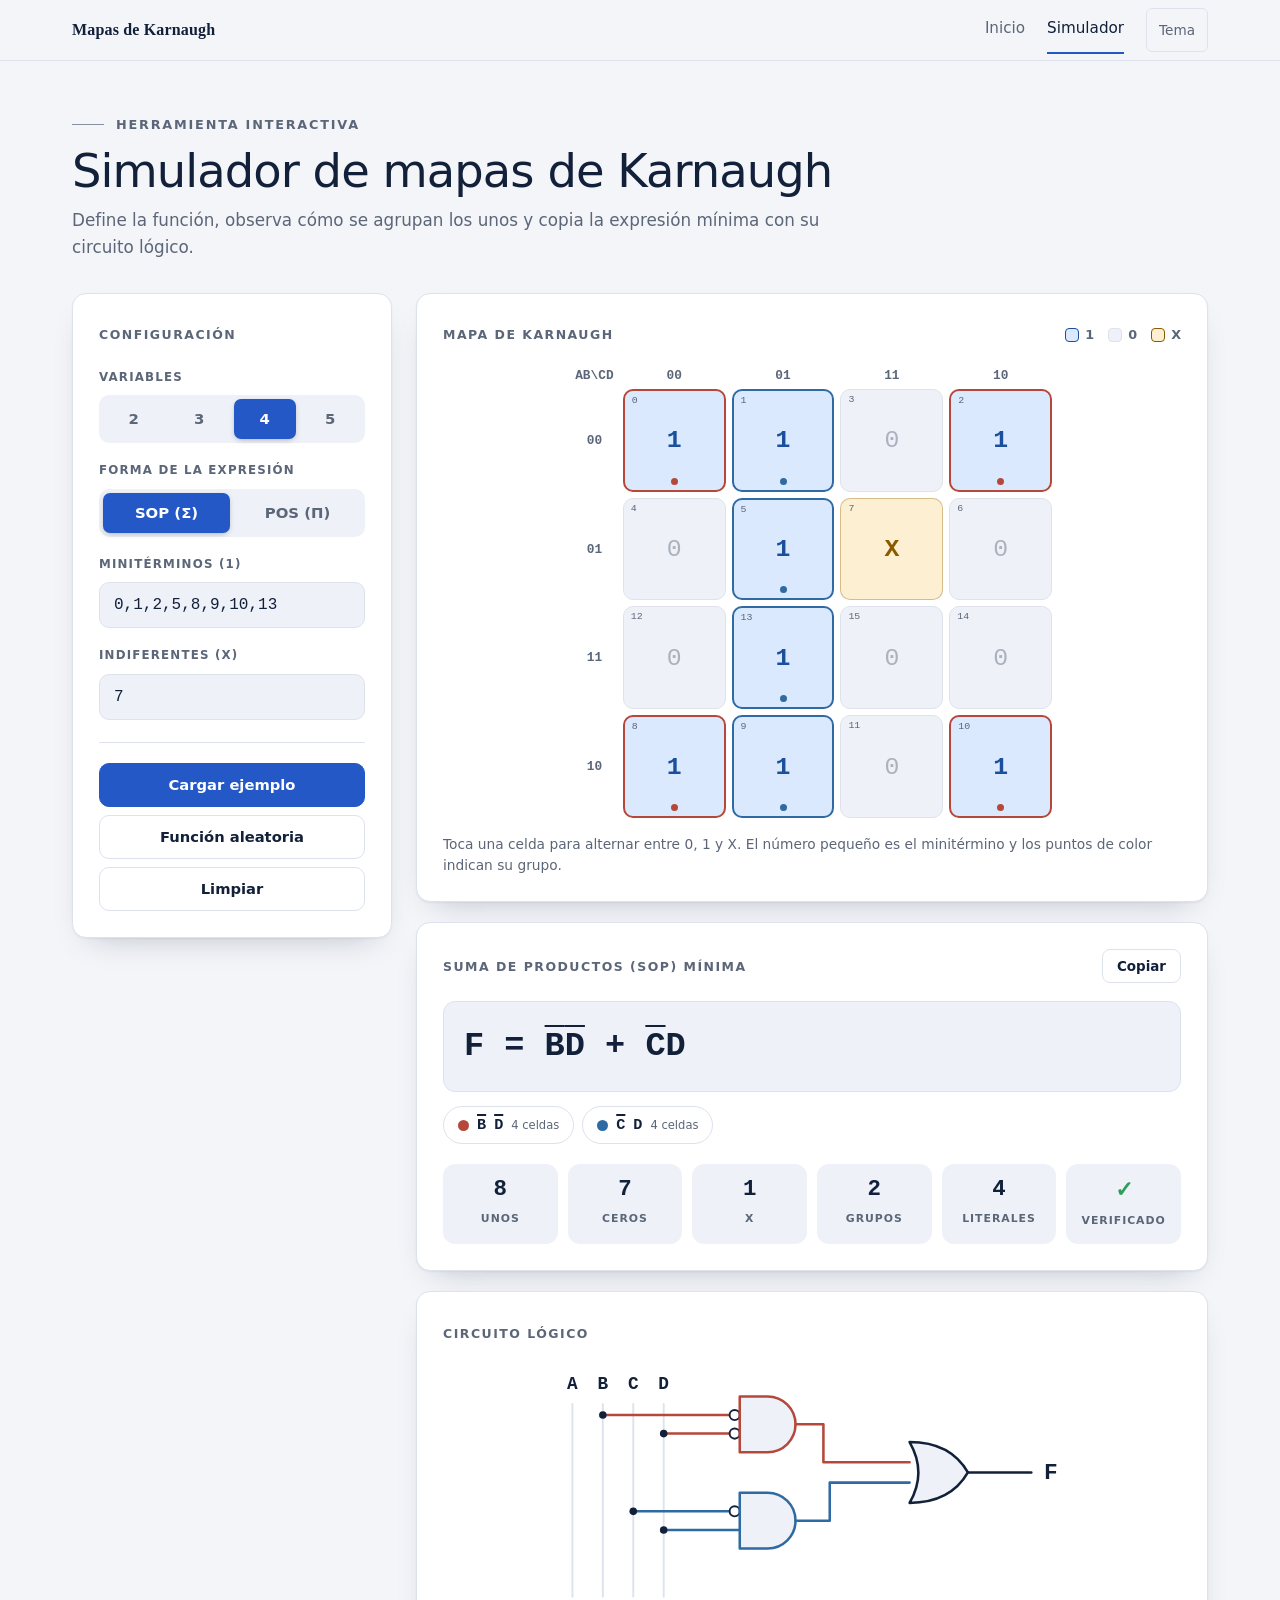
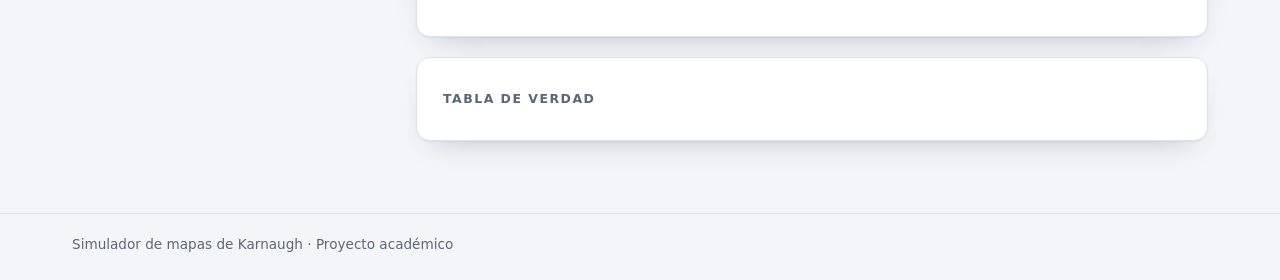
<file: simulador.html>
<!DOCTYPE html>
<html lang="es">
<head>
<meta charset="utf-8">
<meta name="viewport" content="width=device-width, initial-scale=1, viewport-fit=cover">
<title>Simulador · Mapas de Karnaugh</title>
<link rel="stylesheet" href="estilos.css">
</head>
<body>
<div class="top"><div class="w"><nav>
 <b>Mapas de Karnaugh</b>
 <a href="index.html">Inicio</a><a href="simulador.html" aria-current="page">Simulador</a>
 <button id="th" aria-label="Cambiar entre tema claro y oscuro">Tema</button>
</nav></div></div>

<main class="w">
<div class="sim">
 <header class="sim-head">
  <p class="eyebrow">Herramienta interactiva</p>
  <h1>Simulador de mapas de Karnaugh</h1>
  <p>Define la función, observa cómo se agrupan los unos y copia la expresión mínima con su circuito lógico.</p>
 </header>

 <div class="layout">
  <aside class="side">
   <section class="panel">
    <div class="ph"><h2>Configuración</h2></div>
    <div class="field"><p class="lbl">Variables</p><div class="seg" id="nv"></div></div>
    <div class="field"><p class="lbl">Forma de la expresión</p><div class="seg" id="md"><button data-m="sop" aria-pressed="true">SOP (Σ)</button><button data-m="pos" aria-pressed="false">POS (Π)</button></div></div>
    <div class="field"><label class="lbl" for="mi">Minitérminos (1)</label><input type="text" id="mi" inputmode="numeric" placeholder="ej. 0,1,5,7" autocomplete="off"></div>
    <div class="field"><label class="lbl" for="di">Indiferentes (X)</label><input type="text" id="di" inputmode="numeric" placeholder="ej. 12,13" autocomplete="off"></div>
    <div class="act"><button id="ex" class="pri">Cargar ejemplo</button><button id="rn">Función aleatoria</button><button id="cl">Limpiar</button></div>
   </section>
  </aside>

  <div class="main">
   <section class="panel">
    <div class="ph"><h2>Mapa de Karnaugh</h2>
     <div class="legend"><span><i class="lg v1"></i>1</span><span><i class="lg v0"></i>0</span><span><i class="lg vx"></i>X</span></div></div>
    <div class="maps" id="maps"></div>
    <p class="hint">Toca una celda para alternar entre 0, 1 y X. El número pequeño es el minitérmino y los puntos de color indican su grupo.</p>
   </section>

   <section class="panel">
    <div class="ph"><h2 id="rl"></h2><button id="cp" class="mini">Copiar</button></div>
    <div class="res" id="res"></div>
    <div class="chips" id="chips"></div>
    <div class="st" id="st"></div>
   </section>

   <section class="panel"><div class="ph"><h2>Circuito lógico</h2></div><div class="cir" id="cir"></div></section>
   <section class="panel"><details><summary>Tabla de verdad</summary><div class="tw" id="tt"></div></details></section>
  </div>
 </div>
</div>
</main>
<footer><div class="w">Simulador de mapas de Karnaugh · Proyecto académico</div></footer>
<script src="tema.js"></script>
<script src="simulador.js"></script>
</body>
</html>
</file>
<file: estilos.css>
:root{--bg:#f3f5f9;--card:#fff;--tx:#12203a;--mut:#5b6678;--bd:#dde2ec;--ac:#2458c7;--acx:#fff;--soft:#eef2f8;--c1:#dbe9ff;--c1t:#1b4f9c;--cx:#fdf0d2;--cxt:#8a5a00;
box-sizing:border-box;padding-top:env(safe-area-inset-top,0px);padding-bottom:env(safe-area-inset-bottom,0px);color-scheme:light}
@media (prefers-color-scheme:dark){:root:not([data-theme="light"]){--bg:#0a1220;--card:#101a2d;--tx:#e8ecf4;--mut:#8f9bb0;--bd:#223049;--ac:#7fb0ff;--acx:#0a1220;--soft:#16233a;--c1:#17335c;--c1t:#a9cdff;--cx:#3a3016;--cxt:#f0cf85;color-scheme:dark}}
:root[data-theme="dark"]{--bg:#0a1220;--card:#101a2d;--tx:#e8ecf4;--mut:#8f9bb0;--bd:#223049;--ac:#7fb0ff;--acx:#0a1220;--soft:#16233a;--c1:#17335c;--c1t:#a9cdff;--cx:#3a3016;--cxt:#f0cf85;color-scheme:dark}
*{box-sizing:border-box;-webkit-tap-highlight-color:transparent}
html{scroll-padding-top:env(safe-area-inset-top,0px);background:var(--bg)}
body{margin:0;color:var(--tx);font:17px/1.65 Georgia,"Times New Roman",serif}
.sans,button,input,nav,.lbl,th,td,.k span,.chip em,.h{font-family:system-ui,-apple-system,"Segoe UI",Roboto,sans-serif}
a{color:var(--ac)}
.w{max-width:1200px;margin:0 auto;padding:0 clamp(16px,5vw,32px)}
.top{border-bottom:1px solid var(--bd);position:sticky;top:0;z-index:20;background:color-mix(in srgb,var(--bg) 88%,transparent);-webkit-backdrop-filter:blur(10px);backdrop-filter:blur(10px)}
nav{display:flex;align-items:center;gap:6px 22px;flex-wrap:wrap;min-height:60px;font-size:.95rem}
nav b{font:700 1rem Georgia,serif;margin-right:auto;letter-spacing:.01em}
nav a{text-decoration:none;color:var(--mut);padding:10px 0;border-bottom:2px solid transparent;min-height:44px;display:flex;align-items:center}
nav a[aria-current=page]{color:var(--tx);border-color:var(--ac)}
#th{min-height:44px;padding:0 12px;border:1px solid var(--bd);border-radius:6px;background:transparent;color:var(--mut);font-size:.85rem;cursor:pointer}
.view[hidden]{display:none}
.eyebrow{font:600 .8rem system-ui,sans-serif;letter-spacing:.14em;text-transform:uppercase;color:var(--mut);margin:0 0 14px}
h1{font-weight:400;font-size:clamp(2rem,7vw,3.4rem);line-height:1.1;margin:0 0 20px;letter-spacing:-.02em;text-wrap:balance}
.lead{font-size:clamp(1.05rem,2.6vw,1.25rem);color:var(--mut);margin:0 0 28px}
.btn{display:inline-flex;align-items:center;justify-content:center;min-height:48px;padding:0 24px;border-radius:4px;letter-spacing:.01em;border:1px solid var(--ac);background:var(--ac);color:var(--acx);font:600 .98rem system-ui,sans-serif;text-decoration:none;cursor:pointer;transition:opacity .15s,background .15s,transform .15s}
.btn:hover{opacity:.88}
.btn.s{background:transparent;color:var(--ac)}
section.b{border-top:1px solid var(--bd);padding:clamp(28px,6vw,52px) 0}
h2{font-weight:400;font-size:clamp(1.4rem,4vw,1.9rem);margin:0 0 18px}
.two{display:grid;grid-template-columns:1fr 1.6fr;gap:clamp(16px,4vw,48px)}
@media(max-width:720px){.two{grid-template-columns:1fr}}
.two h2{margin:0}
p{margin:0 0 12px}
ul.o{margin:8px 0 0;padding-left:20px}ul.o li{margin-bottom:6px}
ol.steps{list-style:none;margin:0;padding:0;counter-reset:s}
ol.steps li{counter-increment:s;display:grid;grid-template-columns:44px 1fr;gap:6px;padding:14px 0;border-bottom:1px solid var(--bd)}
ol.steps li:last-child{border:0}
ol.steps li:before{content:counter(s);font-size:1.7rem;color:var(--ac);line-height:1.2}
ol.steps b{display:block;font-weight:700}
dl{margin:0}dt{font-weight:700;margin-top:14px}dt:first-child{margin-top:0}dd{margin:2px 0 0;color:var(--mut)}
.note{background:var(--soft);border-left:3px solid var(--ac);padding:12px 16px;margin-top:16px;font-size:.96rem}
footer{border-top:1px solid var(--bd);padding:22px 0 30px;color:var(--mut);font:.85rem system-ui,sans-serif}
/* simulador */
.sim{padding:clamp(28px,5vw,56px) 0 72px;font-family:system-ui,-apple-system,"Segoe UI",Roboto,sans-serif}
.sim-head{margin-bottom:32px}
.sim-head .eyebrow{display:flex;align-items:center;gap:12px}.sim-head .eyebrow:before{content:"";width:32px;height:1px;background:currentColor;opacity:.7}
.sim h1{font-size:clamp(1.9rem,4.6vw,2.9rem);margin:0 0 10px}
.sim-head p:last-child{color:var(--mut);margin:0;max-width:46em;font-size:1.05rem;line-height:1.6}
.layout{display:grid;grid-template-columns:320px minmax(0,1fr);gap:24px;align-items:start}
@media(max-width:960px){.layout{grid-template-columns:minmax(0,1fr)}}
.side{position:sticky;top:84px}
@media(max-width:960px){.side{position:static}}
.main{display:grid;grid-template-columns:minmax(0,1fr);gap:20px;min-width:0}
.lay{min-width:0}
.panel{background:var(--card);border:1px solid var(--bd);border-radius:14px;padding:clamp(18px,2.6vw,26px);margin:0;box-shadow:0 1px 2px rgba(10,20,40,.05),0 14px 32px -18px rgba(10,20,40,.28)}
.ph{display:flex;justify-content:space-between;align-items:center;gap:12px;margin:0 0 18px;min-height:30px}
.ph h2{font:700 .78rem system-ui,sans-serif;letter-spacing:.12em;text-transform:uppercase;color:var(--mut);margin:0}
.field{margin-bottom:18px}
.lbl{display:block;font-size:.74rem;text-transform:uppercase;letter-spacing:.1em;color:var(--mut);font-weight:700;margin:0 0 8px}
button{font:inherit;color:inherit;cursor:pointer}
.seg{display:flex;gap:4px;padding:4px;background:var(--soft);border-radius:10px}
.seg button{flex:1;min-height:40px;padding:0 12px;border:0;border-radius:7px;background:transparent;font-weight:600;font-size:.93rem;color:var(--mut);transition:background .15s,color .15s}
.seg button:hover{color:var(--tx)}
.seg button[aria-pressed=true]{background:var(--ac);color:var(--acx);box-shadow:0 2px 6px -2px rgba(0,0,0,.35)}
input[type=text]{width:100%;min-height:46px;padding:0 14px;border-radius:10px;border:1px solid var(--bd);background:var(--soft);color:var(--tx);font:1rem ui-monospace,Menlo,Consolas,monospace;transition:border-color .15s,box-shadow .15s}
input[type=text]::placeholder{color:var(--mut);opacity:.7}
input[type=text]:focus{outline:0;border-color:var(--ac);box-shadow:0 0 0 3px color-mix(in srgb,var(--ac) 25%,transparent)}
button:focus-visible,a:focus-visible,summary:focus-visible{outline:2px solid var(--ac);outline-offset:2px}
.act{display:grid;gap:8px;margin-top:22px;padding-top:20px;border-top:1px solid var(--bd)}
.act button{min-height:44px;padding:0 16px;border:1px solid var(--bd);border-radius:10px;background:transparent;font:600 .92rem system-ui,sans-serif;transition:border-color .15s,background .15s}
.act button:hover{border-color:var(--ac);background:var(--soft)}
.act button.pri{background:var(--ac);color:var(--acx);border-color:var(--ac)}
.act button.pri:hover{opacity:.9;background:var(--ac)}
.mini{min-height:34px;padding:0 14px;border:1px solid var(--bd);border-radius:8px;background:transparent;font:600 .84rem system-ui,sans-serif}
.mini:hover{border-color:var(--ac);background:var(--soft)}
.legend{display:flex;gap:14px;font:600 .8rem system-ui,sans-serif;color:var(--mut)}
.legend span{display:flex;align-items:center;gap:6px}
.lg{width:14px;height:14px;border-radius:4px;border:1px solid var(--bd);background:var(--soft)}.lg.v1{background:var(--c1);border-color:var(--c1t)}.lg.vx{background:var(--cx);border-color:var(--cxt)}
.maps{display:flex;flex-wrap:wrap;gap:28px;justify-content:center}
.lay{flex:1 1 300px;max-width:480px}
.lay h3{margin:0 0 10px;font:700 .8rem system-ui,sans-serif;letter-spacing:.08em;color:var(--mut);text-align:center}
.map{display:grid;grid-template-columns:minmax(2.8rem,auto) repeat(var(--c),1fr);gap:6px}
.h{display:flex;align-items:center;justify-content:center;font:700 .8rem ui-monospace,Menlo,monospace;color:var(--mut)}
.c{position:relative;aspect-ratio:1;min-height:54px;border-radius:10px;border:1.5px solid var(--bd);background:var(--soft);display:flex;align-items:center;justify-content:center;padding:0;transition:opacity .2s,background .2s,transform .12s,box-shadow .15s}
.c:hover{transform:translateY(-1px);border-color:var(--ac)}
.c b{font:700 clamp(1.1rem,4.4vw,1.55rem) ui-monospace,Menlo,monospace}
.c.v0 b{color:var(--mut);opacity:.45;font-weight:500}
.c small{position:absolute;top:4px;left:7px;font:.62rem ui-monospace,monospace;color:var(--mut)}
.c .d{position:absolute;bottom:5px;left:0;right:0;display:flex;justify-content:center;gap:3px}
.c .d s{width:7px;height:7px;border-radius:50%}
.c.v1{background:var(--c1);color:var(--c1t);border-color:color-mix(in srgb,var(--c1t) 35%,transparent)}.c.vx{background:var(--cx);color:var(--cxt);border-color:color-mix(in srgb,var(--cxt) 35%,transparent)}
.c[style*="--g"]{border-color:var(--g);border-width:2px}
.c.dim{opacity:.25}.c.lit{box-shadow:0 0 0 3px var(--g)}
.c.pop{animation:pp .25s}@keyframes pp{50%{transform:scale(1.1)}}
.res{font:600 clamp(1.3rem,4.4vw,2.1rem) ui-monospace,Menlo,Consolas,monospace;word-break:break-word;line-height:1.7;padding:16px 20px;background:var(--soft);border-radius:12px;border:1px solid var(--bd)}
i.o{font-style:normal;text-decoration:overline;text-decoration-thickness:2px}
.chips{display:flex;flex-wrap:wrap;gap:8px;margin-top:14px}
.chip{display:flex;align-items:center;gap:8px;min-height:38px;padding:0 14px;border-radius:999px;border:1.5px solid var(--bd);background:transparent;font:600 .95rem ui-monospace,monospace;transition:background .15s}
.chip:hover{background:var(--soft)}
.chip[aria-pressed=true]{border-color:var(--g);background:var(--soft)}
.chip em{font-style:normal;font:.72rem system-ui,sans-serif;color:var(--mut)}
.dot{width:11px;height:11px;border-radius:50%;flex:none}
.st{display:grid;grid-template-columns:repeat(auto-fit,minmax(96px,1fr));gap:10px;margin-top:20px}
.k{padding:12px 10px;border-radius:12px;text-align:center;background:var(--soft)}
.k b{display:block;font:700 1.4rem ui-monospace,monospace}
.k span{font-size:.68rem;text-transform:uppercase;letter-spacing:.09em;color:var(--mut);font-weight:600}
.k.ok b{color:#2e9e5b}.k.bad b{color:#d4503f}
.cir{overflow-x:auto}.cir svg{display:block;min-width:540px;margin:0 auto;max-width:100%;height:auto}
.w0{fill:none;stroke-width:2;stroke-linecap:round;stroke-linejoin:round}
.w0.b{stroke:var(--bd);stroke-width:1.5}.w0.g{fill:var(--soft)}
.t{fill:var(--tx);font:700 14px ui-monospace,monospace}.dt{fill:var(--tx)}.bb{fill:var(--card);stroke:var(--tx);stroke-width:1.5}
details summary{cursor:pointer;font:700 .78rem system-ui,sans-serif;letter-spacing:.12em;text-transform:uppercase;color:var(--mut);min-height:30px;display:flex;align-items:center}
details[open] summary{margin-bottom:16px}
.tw{overflow:auto;max-height:420px;border:1px solid var(--bd);border-radius:10px}
table{border-collapse:collapse;width:100%;font:.9rem ui-monospace,Menlo,monospace;text-align:center}
th,td{padding:5px 10px;border-bottom:1px solid var(--bd)}th{position:sticky;top:0;background:var(--soft)}
td button{min-width:44px;min-height:34px;border-radius:7px;border:1px solid var(--bd);background:var(--bg);font:700 .95rem ui-monospace,monospace}
td button.v1{background:var(--c1);color:var(--c1t)}td button.vx{background:var(--cx);color:var(--cxt)}
.hint{color:var(--mut);font:.86rem/1.5 system-ui,sans-serif;margin:16px 0 0}

/* ============ PORTADA CON VIDEO Y BARRIDO (solo index.html) ============ */
html{scroll-behavior:smooth}
html.home{padding-top:0;padding-bottom:0}
.home .top{position:fixed;left:0;right:0;top:0;z-index:20;padding-top:env(safe-area-inset-top,0px);border-bottom:1px solid transparent;background:linear-gradient(rgba(8,14,26,.55),transparent);transition:background .3s,border-color .3s}
.home .top nav b,.home .top nav a,.home .top #th{color:#fff}
.home .top nav a[aria-current=page]{border-color:#fff}
.home .top #th{border-color:rgba(255,255,255,.55)}
.home .top.solid{background:var(--bg);border-color:var(--bd)}
.home .top.solid nav b{color:var(--tx)}.home .top.solid nav a{color:var(--mut)}
.home .top.solid nav a[aria-current=page]{color:var(--tx);border-color:var(--ac)}
.home .top.solid #th{color:var(--mut);border-color:var(--bd)}
.stage{position:relative;height:210vh;height:210svh}
.stick{position:sticky;top:0;height:100vh;height:100svh;overflow:hidden}
.hero{position:absolute;inset:0;isolation:isolate;overflow:hidden;display:flex;align-items:center;background:#0c1626;color:#fff}
.bgv{position:absolute;inset:0;width:100%;height:100%;object-fit:cover;object-position:center;z-index:-3}
.veil{position:absolute;inset:0;z-index:-2;transition:opacity .6s;background:linear-gradient(90deg,rgba(12,24,44,.85) 0%,rgba(12,24,44,.55) 50%,rgba(12,24,44,.25) 100%),linear-gradient(0deg,rgba(8,14,26,.5),transparent 35%)}
@media(max-width:720px){.veil{background:linear-gradient(0deg,rgba(12,24,44,.9) 0%,rgba(12,24,44,.6) 55%,rgba(12,24,44,.35) 100%)}}
.hero.clear .veil{opacity:.04}
.hero-in{width:100%;padding-top:calc(96px + env(safe-area-inset-top,0px));padding-bottom:calc(110px + env(safe-area-inset-bottom,0px));transition:opacity .5s,transform .5s}
.hero.clear .hero-in{opacity:0;transform:translateY(12px);pointer-events:none}
.hero .eyebrow{color:rgba(255,255,255,.8);display:flex;align-items:center;gap:12px;margin-bottom:20px}
.hero .eyebrow:before{content:"";width:32px;height:1px;background:currentColor;opacity:.7}
.hero h1{max-width:none;font-size:clamp(2.2rem,5.4vw,4.4rem);line-height:1.08;margin-bottom:22px;text-shadow:0 2px 24px rgba(0,0,0,.35)}
.hero .lead{color:rgba(255,255,255,.88);max-width:40em;margin-bottom:34px;text-shadow:0 1px 14px rgba(0,0,0,.4)}
.cta{display:flex;flex-wrap:wrap;gap:12px}
.btn.light{background:#fff;color:#14233b;border-color:#fff}
.btn.ghost{background:transparent;color:#fff;border-color:rgba(255,255,255,.75)}
.btn.ghost:hover{background:rgba(255,255,255,.12);opacity:1}
.bar{position:absolute;left:0;right:0;bottom:0;display:flex;justify-content:space-between;align-items:flex-end;flex-wrap:wrap;gap:12px;--m:clamp(16px,5vw,32px);--e:max(var(--m),calc((100% - 1200px)/2 + var(--m)));padding:0 var(--e) calc(22px + env(safe-area-inset-bottom,0px)) var(--e)}
.cue{display:flex;flex-direction:column;align-items:flex-start;gap:6px;color:#fff;text-decoration:none;font:.82rem system-ui,sans-serif;letter-spacing:.06em;min-height:44px;justify-content:flex-end}
.cue i{width:12px;height:12px;border-right:2px solid #fff;border-bottom:2px solid #fff;transform:rotate(45deg);animation:cue 1.8s ease-in-out infinite}
@keyframes cue{50%{transform:translateY(6px) rotate(45deg)}}
.ctl{display:flex;flex-wrap:wrap;gap:8px}
.cbtn{min-height:44px;padding:0 14px;border:1px solid rgba(255,255,255,.6);border-radius:6px;background:rgba(10,18,32,.55);color:#fff;font:600 .85rem system-ui,sans-serif;cursor:pointer}
.cbtn:hover{background:rgba(10,18,32,.8)}
.hero.novideo .ctl{display:none}
.wipe{position:absolute;inset:0;z-index:5;display:flex;align-items:center;background:var(--bg);color:var(--tx);padding:calc(70px + env(safe-area-inset-top,0px)) 0 24px;
 -webkit-clip-path:polygon(0 0,var(--w,0%) 0,calc(var(--w,0%) - 18%) 100%,0 100%);
 clip-path:polygon(0 0,var(--w,0%) 0,calc(var(--w,0%) - 18%) 100%,0 100%);will-change:clip-path}
.wipe .w{width:100%}
@media (prefers-reduced-motion:reduce){html{scroll-behavior:auto}.cue i{animation:none}}
@media(max-width:480px){nav{gap:6px 14px;flex-wrap:nowrap}nav b{font-size:.9rem}#th{padding:0 10px}.hero .eyebrow{letter-spacing:.08em;font-size:.72rem}.hero .eyebrow:before{width:20px}.btn{width:100%}.cta{width:100%}}
</file>
